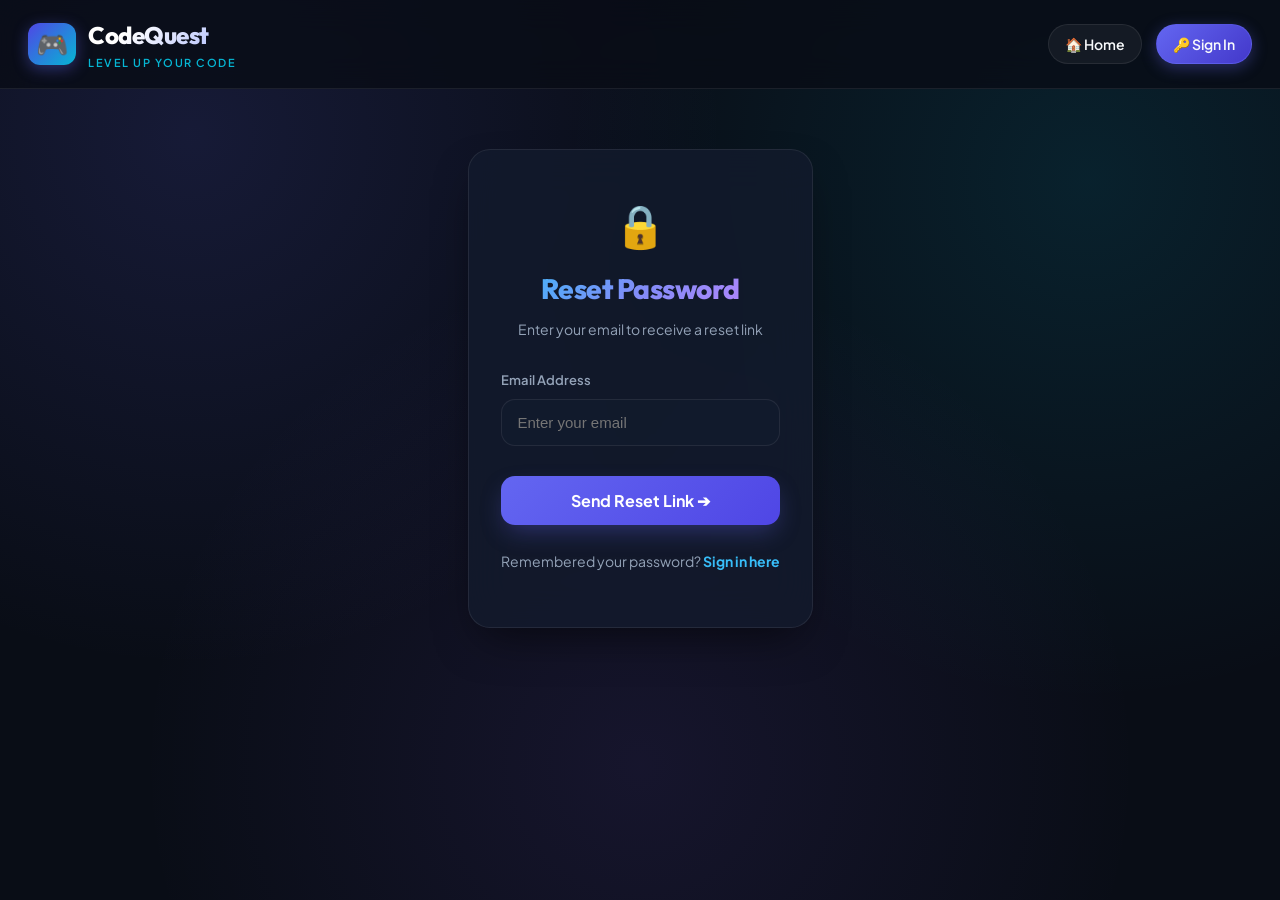
<file: templates/forgot_password.html>
<!DOCTYPE html>
<html lang="en">
<head>
    <meta charset="UTF-8">
    <meta name="viewport" content="width=device-width, initial-scale=1.0">
    <title>Forgot Password - CodeQuest</title>
    <link rel="stylesheet" href="/static/css/theme.css">
    <style>
        .auth-card {
            max-width: 440px;
            margin: 60px auto;
            background: var(--bg-card);
            border: 1px solid var(--border-glass);
            border-radius: var(--radius-lg);
            padding: 40px 32px;
            box-shadow: var(--shadow-card);
            backdrop-filter: blur(20px);
        }
        .form-group {
            margin-bottom: 20px;
            text-align: left;
        }
        .form-label {
            display: block;
            font-size: 13px;
            font-weight: 600;
            color: var(--text-secondary);
            margin-bottom: 8px;
        }
        .form-input {
            width: 100%;
            background: var(--bg-card);
            border: 1px solid var(--border-glass);
            border-radius: var(--radius-md);
            padding: 14px 16px;
            font-size: 15px;
            color: var(--text-primary);
            outline: none;
            transition: all 0.25s ease;
        }
        .form-input:focus {
            border-color: var(--primary);
            box-shadow: 0 0 0 3px var(--primary-glow);
        }
    </style>
</head>
<body>

    <nav class="app-nav">
        <a href="/" class="brand">
            <span class="brand-icon">🎮</span>
            <div>
                <h1 class="brand-title">CodeQuest</h1>
                <p class="brand-subtitle">Level Up Your Code</p>
            </div>
        </a>
        <div class="nav-actions">
            <a href="/" class="nav-pill">🏠 Home</a>
            <a href="/login" class="nav-pill nav-pill-primary">🔑 Sign In</a>
        </div>
    </nav>

    <div class="auth-card">
        <div style="text-align: center; margin-bottom: 30px;">
            <div style="font-size: 42px; margin-bottom: 10px;">🔒</div>
            <h2 class="gradient-title" style="font-size: 28px; margin-bottom: 6px;">Reset Password</h2>
            <p style="color: var(--text-secondary); font-size: 14px; margin: 0;">Enter your email to receive a reset link</p>
        </div>

        <form method="POST">
            <div class="form-group">
                <label class="form-label">Email Address</label>
                <input type="email" name="email" class="form-input" placeholder="Enter your email" required>
            </div>

            <button type="submit" class="btn-primary" style="margin-top: 10px;">
                Send Reset Link ➔
            </button>
        </form>

        <p style="text-align: center; margin-top: 25px; font-size: 14px; color: var(--text-secondary);">
            Remembered your password? <a href="/login" style="color: #38bdf8; text-decoration: none; font-weight: 700;">Sign in here</a>
        </p>
    </div>

</body>
</html>
</file>
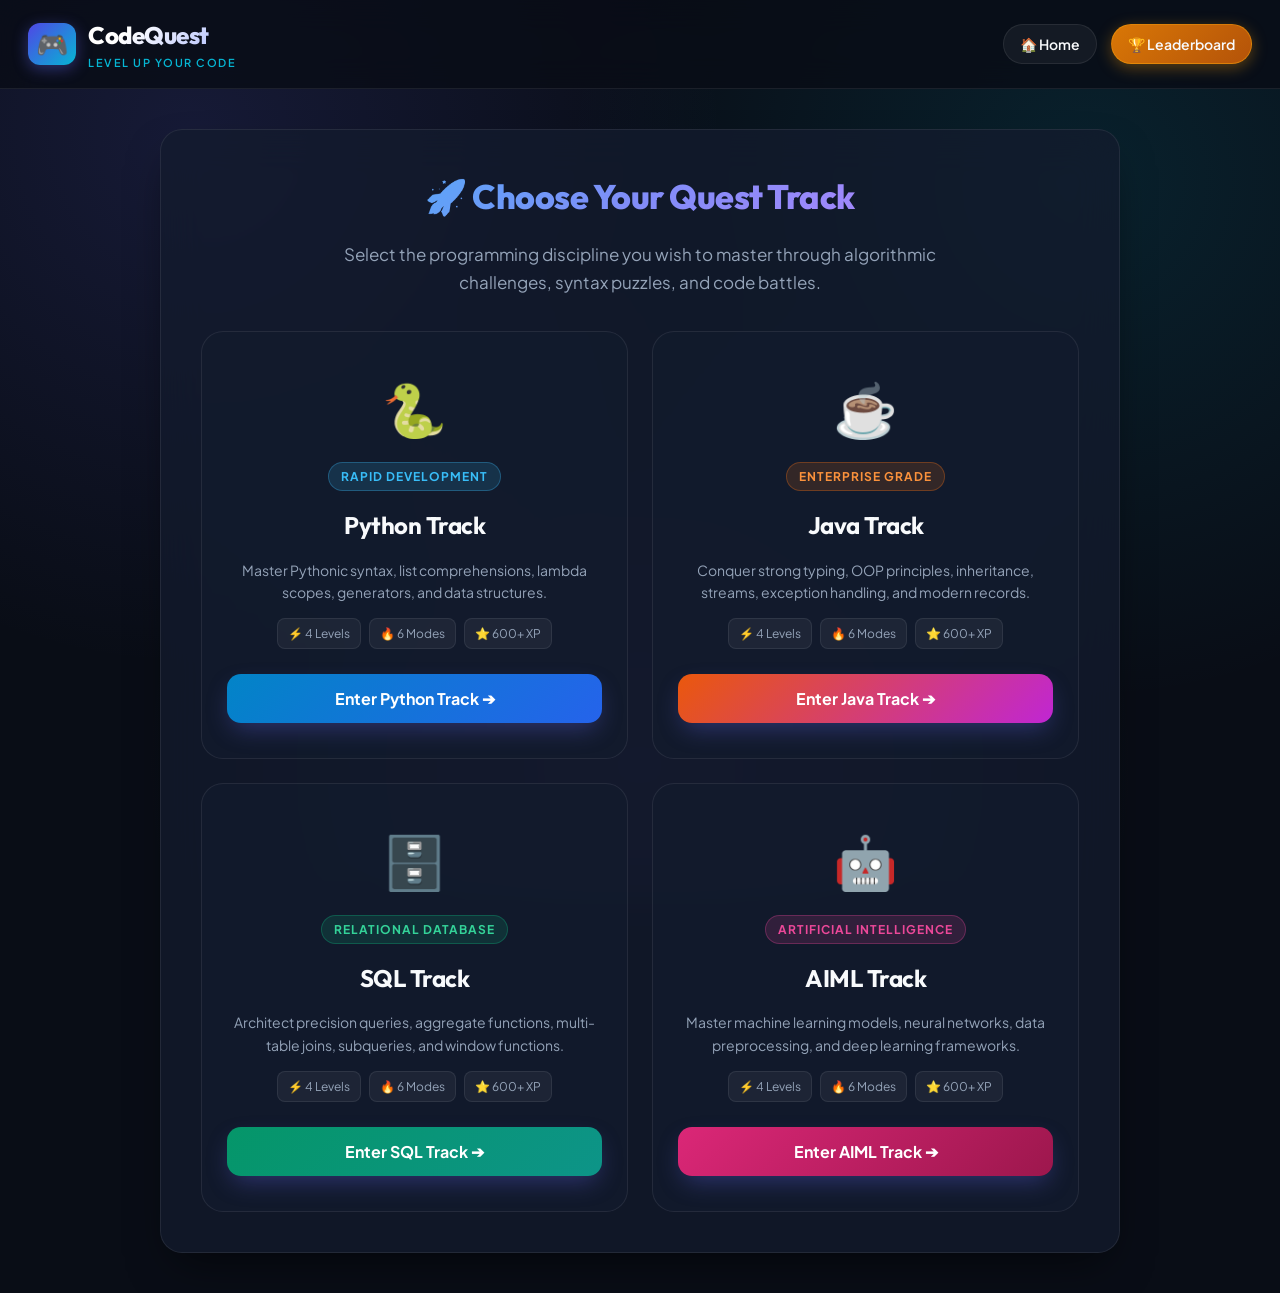
<file: templates/language.html>
<!DOCTYPE html>
<html lang="en">
<head>
    <meta charset="UTF-8">
    <meta name="viewport" content="width=device-width, initial-scale=1.0">
    <title>Select Language Track - CodeQuest</title>
    <link rel="stylesheet" href="/static/css/theme.css">
    <script src="/static/js/sound_effects.js"></script>
    <style>
        .lang-card {
            background: var(--bg-card);
            border: 1px solid var(--border-glass);
            border-radius: var(--radius-lg);
            padding: 35px 25px;
            text-align: center;
            transition: all 0.35s cubic-bezier(0.16, 1, 0.3, 1);
            position: relative;
            overflow: hidden;
            display: flex;
            flex-direction: column;
            justify-content: space-between;
        }
        .lang-card:hover {
            transform: translateY(-8px);
            background: var(--bg-card-hover);
            box-shadow: 0 20px 40px -10px rgba(99, 102, 241, 0.35);
            border-color: rgba(99, 102, 241, 0.5);
        }
        .lang-icon {
            font-size: 52px;
            margin-bottom: 12px;
            display: inline-block;
            transition: transform 0.3s ease;
        }
        .lang-card:hover .lang-icon {
            transform: scale(1.15) rotate(6deg);
        }
        .lang-tag {
            display: inline-block;
            padding: 4px 12px;
            border-radius: 20px;
            font-size: 12px;
            font-weight: 700;
            text-transform: uppercase;
            letter-spacing: 1px;
            margin-bottom: 15px;
        }
        .tag-python { background: rgba(56, 189, 248, 0.15); color: #38bdf8; border: 1px solid rgba(56, 189, 248, 0.3); }
        .tag-java { background: rgba(249, 115, 22, 0.15); color: #fb923c; border: 1px solid rgba(249, 115, 22, 0.3); }
        .tag-sql { background: rgba(16, 185, 129, 0.15); color: #34d399; border: 1px solid rgba(16, 185, 129, 0.3); }
        
        .stat-chips {
            display: flex;
            justify-content: center;
            gap: 8px;
            margin: 15px 0 25px;
            flex-wrap: wrap;
        }
        .stat-chip {
            background: rgba(255, 255, 255, 0.05);
            border: 1px solid rgba(255, 255, 255, 0.08);
            border-radius: 8px;
            padding: 5px 10px;
            font-size: 12px;
            color: var(--text-secondary);
        }
    </style>
</head>
<body>

    <nav class="app-nav">
        <a href="/" class="brand">
            <span class="brand-icon">🎮</span>
            <div>
                <h1 class="brand-title">CodeQuest</h1>
                <p class="brand-subtitle">Level Up Your Code</p>
            </div>
        </a>
        <div class="nav-actions">

            <a href="/" class="nav-pill">🏠 Home</a>
            <a href="/leaderboard" class="nav-pill nav-pill-warning">🏆 Leaderboard</a>
        </div>
    </nav>

    <div class="glass-container">
        <div style="text-align: center; margin-bottom: 35px;">
            <h2 class="gradient-title" style="font-size: 34px; margin-bottom: 8px;">🚀 Choose Your Quest Track</h2>
            <p class="subtitle">Select the programming discipline you wish to master through algorithmic challenges, syntax puzzles, and code battles.</p>
        </div>

        <div class="grid-cards" style="grid-template-columns: repeat(auto-fit, minmax(280px, 1fr));">
            
            <!-- Python -->
            <div class="lang-card">
                <div>
                    <span class="lang-icon">🐍</span>
                    <br>
                    <span class="lang-tag tag-python">Rapid Development</span>
                    <h3 style="font-size: 24px; margin-bottom: 8px;">Python Track</h3>
                    <p style="color: var(--text-secondary); font-size: 14px; margin-bottom: 12px;">
                        Master Pythonic syntax, list comprehensions, lambda scopes, generators, and data structures.
                    </p>
                    <div class="stat-chips">
                        <span class="stat-chip">⚡ 4 Levels</span>
                        <span class="stat-chip">🔥 6 Modes</span>
                        <span class="stat-chip">⭐ 600+ XP</span>
                    </div>
                </div>
                <form action="/start_game" method="POST">
                    <input type="hidden" name="language" value="Python">
                    <button type="submit" class="btn-primary" style="background: linear-gradient(135deg, #0284c7, #2563eb);">
                        Enter Python Track ➔
                    </button>
                </form>
            </div>

            <!-- Java -->
            <div class="lang-card">
                <div>
                    <span class="lang-icon">☕</span>
                    <br>
                    <span class="lang-tag tag-java">Enterprise Grade</span>
                    <h3 style="font-size: 24px; margin-bottom: 8px;">Java Track</h3>
                    <p style="color: var(--text-secondary); font-size: 14px; margin-bottom: 12px;">
                        Conquer strong typing, OOP principles, inheritance, streams, exception handling, and modern records.
                    </p>
                    <div class="stat-chips">
                        <span class="stat-chip">⚡ 4 Levels</span>
                        <span class="stat-chip">🔥 6 Modes</span>
                        <span class="stat-chip">⭐ 600+ XP</span>
                    </div>
                </div>
                <form action="/start_game" method="POST">
                    <input type="hidden" name="language" value="Java">
                    <button type="submit" class="btn-primary" style="background: linear-gradient(135deg, #ea580c, #c026d3);">
                        Enter Java Track ➔
                    </button>
                </form>
            </div>

            <!-- SQL -->
            <div class="lang-card">
                <div>
                    <span class="lang-icon">🗄️</span>
                    <br>
                    <span class="lang-tag tag-sql">Relational Database</span>
                    <h3 style="font-size: 24px; margin-bottom: 8px;">SQL Track</h3>
                    <p style="color: var(--text-secondary); font-size: 14px; margin-bottom: 12px;">
                        Architect precision queries, aggregate functions, multi-table joins, subqueries, and window functions.
                    </p>
                    <div class="stat-chips">
                        <span class="stat-chip">⚡ 4 Levels</span>
                        <span class="stat-chip">🔥 6 Modes</span>
                        <span class="stat-chip">⭐ 600+ XP</span>
                    </div>
                </div>
                <form action="/start_game" method="POST">
                    <input type="hidden" name="language" value="SQL">
                    <button type="submit" class="btn-primary" style="background: linear-gradient(135deg, #059669, #0d9488);">
                        Enter SQL Track ➔
                    </button>
                </form>
            </div>

            <!-- AIML -->
            <div class="lang-card">
                <div>
                    <span class="lang-icon">🤖</span>
                    <br>
                    <span class="lang-tag tag-aiml" style="background: rgba(236, 72, 153, 0.15); color: #ec4899; border: 1px solid rgba(236, 72, 153, 0.3);">Artificial Intelligence</span>
                    <h3 style="font-size: 24px; margin-bottom: 8px;">AIML Track</h3>
                    <p style="color: var(--text-secondary); font-size: 14px; margin-bottom: 12px;">
                        Master machine learning models, neural networks, data preprocessing, and deep learning frameworks.
                    </p>
                    <div class="stat-chips">
                        <span class="stat-chip">⚡ 4 Levels</span>
                        <span class="stat-chip">🔥 6 Modes</span>
                        <span class="stat-chip">⭐ 600+ XP</span>
                    </div>
                </div>
                <form action="/start_game" method="POST">
                    <input type="hidden" name="language" value="AIML">
                    <button type="submit" class="btn-primary" style="background: linear-gradient(135deg, #db2777, #9d174d);">
                        Enter AIML Track ➔
                    </button>
                </form>
            </div>

        </div>

    </div>

</body>
</html>
</file>
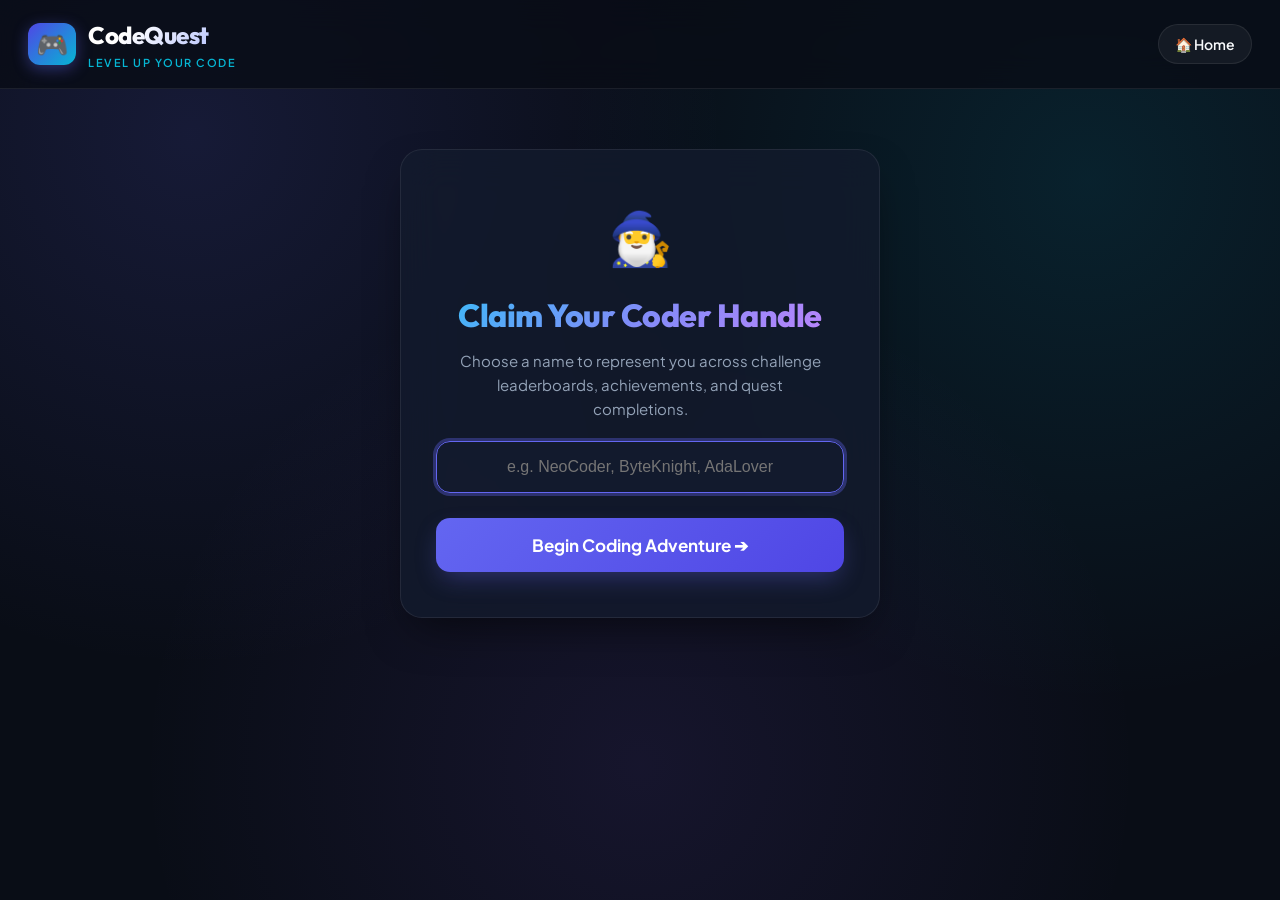
<file: templates/player_setup.html>
<!DOCTYPE html>
<html lang="en">
<head>
    <meta charset="UTF-8">
    <meta name="viewport" content="width=device-width, initial-scale=1.0">
    <title>Hero Setup - CodeQuest</title>
    <link rel="stylesheet" href="/static/css/theme.css">
    <script src="/static/js/sound_effects.js"></script>
    <style>
        .setup-card {
            max-width: 480px;
            margin: 60px auto;
            background: var(--bg-card);
            border: 1px solid var(--border-glass);
            border-radius: var(--radius-lg);
            padding: 45px 35px;
            box-shadow: var(--shadow-card);
            backdrop-filter: blur(20px);
            text-align: center;
        }
        .setup-input {
            width: 100%;
            background: var(--bg-card);
            border: 1px solid var(--border-glass);
            border-radius: var(--radius-md);
            padding: 16px 20px;
            font-size: 16px;
            color: var(--text-primary);
            margin: 20px 0 25px;
            outline: none;
            transition: all 0.25s ease;
            text-align: center;
        }
        .setup-input:focus {
            border-color: var(--primary);
            box-shadow: 0 0 0 3px var(--primary-glow);
        }
    </style>
</head>
<body>

    <nav class="app-nav">
        <a href="/" class="brand">
            <span class="brand-icon">🎮</span>
            <div>
                <h1 class="brand-title">CodeQuest</h1>
                <p class="brand-subtitle">Level Up Your Code</p>
            </div>
        </a>
        <div class="nav-actions">

            <a href="/" class="nav-pill">🏠 Home</a>
        </div>
    </nav>

    <div class="setup-card">
        <div style="font-size: 52px; margin-bottom: 12px;">🧙‍♂️</div>
        <h2 class="gradient-title" style="font-size: 32px; margin-bottom: 8px;">Claim Your Coder Handle</h2>
        <p style="color: var(--text-secondary); font-size: 15px; margin: 0 auto; max-width: 380px;">
            Choose a name to represent you across challenge leaderboards, achievements, and quest completions.
        </p>

        <form action="/language" method="POST">
            <input type="text" name="player_name" class="setup-input" placeholder="e.g. NeoCoder, ByteKnight, AdaLover" required autofocus autocomplete="off">
            <button type="submit" class="btn-primary" style="padding: 16px 32px; font-size: 17px;">
                Begin Coding Adventure ➔
            </button>
        </form>
    </div>

</body>
</html>
</file>
<file: static/css/theme.css>
@import url('https://fonts.googleapis.com/css2?family=Outfit:wght@300;400;500;600;700;800;900&family=Plus+Jakarta+Sans:wght@400;500;600;700&family=JetBrains+Mono:wght@400;500;600;700&display=swap');

:root {
    --bg-dark: #090d16;
    --bg-surface: #0f172a;
    --bg-card: rgba(19, 27, 46, 0.75);
    --bg-card-hover: rgba(30, 41, 69, 0.85);
    --border-glass: rgba(255, 255, 255, 0.08);
    --border-glow: rgba(99, 102, 241, 0.4);
    
    --primary: #6366f1;
    --primary-glow: rgba(99, 102, 241, 0.35);
    --accent: #06b6d4;
    --accent-glow: rgba(6, 182, 212, 0.35);
    --purple: #8b5cf6;
    --success: #10b981;
    --success-glow: rgba(16, 185, 129, 0.4);
    --danger: #ef4444;
    --warning: #f59e0b;
    --warning-glow: rgba(245, 158, 11, 0.35);

    --text-primary: #f8fafc;
    --text-secondary: #94a3b8;
    --text-muted: #64748b;
    
    --font-heading: 'Outfit', sans-serif;
    --font-body: 'Plus Jakarta Sans', sans-serif;
    --font-code: 'JetBrains Mono', monospace;

    --radius-sm: 8px;
    --radius-md: 14px;
    --radius-lg: 22px;
    --radius-full: 9999px;
    
    --shadow-card: 0 20px 45px -15px rgba(0, 0, 0, 0.6);
    --shadow-glow: 0 0 35px -5px var(--primary-glow);
}

*, *::before, *::after {
    box-sizing: border-box;
}

body {
    margin: 0;
    padding: 0;
    font-family: var(--font-body);
    background-color: var(--bg-dark);
    background-image: 
        radial-gradient(circle at 15% 15%, rgba(99, 102, 241, 0.15) 0%, transparent 40%),
        radial-gradient(circle at 85% 20%, rgba(6, 182, 212, 0.12) 0%, transparent 40%),
        radial-gradient(circle at 50% 85%, rgba(139, 92, 246, 0.1) 0%, transparent 50%);
    background-attachment: fixed;
    color: var(--text-primary);
    min-height: 100vh;
    display: flex;
    flex-direction: column;
    overflow-x: hidden;
    line-height: 1.6;
}

/* Scrollbar */
::-webkit-scrollbar {
    width: 8px;
}
::-webkit-scrollbar-track {
    background: var(--bg-dark);
}
::-webkit-scrollbar-thumb {
    background: #334155;
    border-radius: var(--radius-full);
}
::-webkit-scrollbar-thumb:hover {
    background: #475569;
}

/* Global Top Navigation */
.app-nav {
    position: sticky;
    top: 0;
    z-index: 100;
    background: rgba(9, 13, 22, 0.82);
    backdrop-filter: blur(16px);
    -webkit-backdrop-filter: blur(16px);
    border-bottom: 1px solid var(--border-glass);
    padding: 16px 28px;
    display: flex;
    justify-content: space-between;
    align-items: center;
    transition: all 0.3s ease;
}

.brand {
    display: flex;
    align-items: center;
    gap: 12px;
    text-decoration: none;
    color: var(--text-primary);
}

.brand-icon {
    font-size: 26px;
    background: linear-gradient(135deg, #4f46e5, #06b6d4);
    padding: 8px;
    border-radius: 12px;
    box-shadow: 0 4px 15px rgba(99, 102, 241, 0.4);
    display: inline-flex;
    align-items: center;
    justify-content: center;
    line-height: 1;
}

.brand-title {
    font-family: var(--font-heading);
    font-size: 24px;
    font-weight: 800;
    letter-spacing: -0.5px;
    background: linear-gradient(135deg, #ffffff 30%, #a5b4fc 100%);
    -webkit-background-clip: text;
    -webkit-text-fill-color: transparent;
    margin: 0;
}

.brand-subtitle {
    font-size: 11px;
    font-weight: 600;
    letter-spacing: 1.5px;
    text-transform: uppercase;
    color: var(--accent);
    margin: 0;
}

.nav-actions {
    display: flex;
    align-items: center;
    gap: 14px;
    flex-wrap: wrap;
}

.nav-pill {
    display: inline-flex;
    align-items: center;
    gap: 8px;
    background: rgba(255, 255, 255, 0.05);
    border: 1px solid var(--border-glass);
    padding: 8px 16px;
    border-radius: var(--radius-full);
    color: var(--text-primary);
    text-decoration: none;
    font-size: 14px;
    font-weight: 600;
    transition: all 0.2s ease;
}

.nav-pill:hover {
    background: rgba(255, 255, 255, 0.1);
    border-color: rgba(255, 255, 255, 0.2);
    transform: translateY(-2px);
}

.nav-pill-primary {
    background: linear-gradient(135deg, var(--primary), #4338ca);
    border-color: rgba(99, 102, 241, 0.5);
    box-shadow: 0 4px 15px var(--primary-glow);
}

.nav-pill-warning {
    background: linear-gradient(135deg, #d97706, #b45309);
    border-color: rgba(245, 158, 11, 0.5);
    box-shadow: 0 4px 15px var(--warning-glow);
}

/* Sound Button in Navbar */
.sound-toggle-btn {
    background: rgba(16, 185, 129, 0.15);
    border: 1px solid rgba(16, 185, 129, 0.4);
    color: #34d399;
    cursor: pointer;
    font-family: var(--font-body);
    font-size: 13px;
    font-weight: 700;
    padding: 8px 15px;
    border-radius: var(--radius-full);
    display: inline-flex;
    align-items: center;
    gap: 7px;
    transition: all 0.2s ease;
}

.sound-toggle-btn:hover {
    background: rgba(16, 185, 129, 0.25);
    transform: scale(1.04);
    box-shadow: 0 0 15px rgba(16, 185, 129, 0.35);
}

.sound-toggle-btn.muted {
    background: rgba(239, 68, 68, 0.15);
    border-color: rgba(239, 68, 68, 0.4);
    color: #f87171;
}

/* Glass Container Cards */
.glass-container {
    max-width: 960px;
    margin: 40px auto;
    width: 92%;
    background: var(--bg-card);
    backdrop-filter: blur(20px);
    -webkit-backdrop-filter: blur(20px);
    border: 1px solid var(--border-glass);
    border-radius: var(--radius-lg);
    padding: 40px;
    box-shadow: var(--shadow-card);
    animation: fadeIn 0.45s cubic-bezier(0.16, 1, 0.3, 1);
}

.glass-container-hero {
    max-width: 1040px;
}

/* Typography Helpers */
h1, h2, h3, h4, h5 {
    font-family: var(--font-heading);
    letter-spacing: -0.5px;
    margin-top: 0;
}

.gradient-title {
    background: linear-gradient(135deg, #38bdf8 0%, #818cf8 50%, #c084fc 100%);
    -webkit-background-clip: text;
    -webkit-text-fill-color: transparent;
    font-weight: 800;
}

.subtitle {
    color: var(--text-secondary);
    font-size: 17px;
    margin-bottom: 25px;
    max-width: 680px;
    margin-left: auto;
    margin-right: auto;
}

/* Cyber Cards Grid */
.grid-cards {
    display: grid;
    grid-template-columns: repeat(auto-fit, minmax(260px, 1fr));
    gap: 24px;
    margin-top: 35px;
}

.cyber-card {
    background: rgba(15, 23, 42, 0.6);
    border: 1px solid var(--border-glass);
    border-radius: var(--radius-md);
    padding: 30px 24px;
    text-align: center;
    transition: all 0.3s cubic-bezier(0.16, 1, 0.3, 1);
    position: relative;
    overflow: hidden;
    display: flex;
    flex-direction: column;
    justify-content: space-between;
}

.cyber-card::before {
    content: '';
    position: absolute;
    top: 0;
    left: 0;
    right: 0;
    height: 3px;
    background: linear-gradient(90deg, transparent, var(--primary), transparent);
    opacity: 0;
    transition: opacity 0.3s ease;
}

.cyber-card:hover {
    transform: translateY(-8px);
    background: var(--bg-card-hover);
    border-color: var(--border-glow);
    box-shadow: 0 16px 36px -10px var(--primary-glow);
}

.cyber-card:hover::before {
    opacity: 1;
}

.card-icon {
    font-size: 48px;
    margin-bottom: 16px;
    display: inline-block;
    transition: transform 0.3s ease;
}

.cyber-card:hover .card-icon {
    transform: scale(1.15) rotate(5deg);
}

/* Action Buttons */
.btn-primary {
    background: linear-gradient(135deg, var(--primary), #4f46e5);
    color: white;
    font-family: var(--font-body);
    font-weight: 700;
    font-size: 16px;
    padding: 14px 28px;
    border-radius: var(--radius-md);
    border: none;
    cursor: pointer;
    box-shadow: 0 10px 25px -5px var(--primary-glow);
    transition: all 0.25s ease;
    text-decoration: none;
    display: inline-flex;
    align-items: center;
    justify-content: center;
    gap: 10px;
    width: 100%;
}

.btn-primary:hover {
    transform: translateY(-2px);
    box-shadow: 0 16px 30px -8px var(--primary-glow);
    filter: brightness(1.1);
}

.btn-secondary {
    background: rgba(255, 255, 255, 0.08);
    border: 1px solid var(--border-glass);
    color: var(--text-primary);
    font-family: var(--font-body);
    font-weight: 600;
    font-size: 15px;
    padding: 12px 24px;
    border-radius: var(--radius-md);
    cursor: pointer;
    transition: all 0.2s ease;
    text-decoration: none;
    display: inline-flex;
    align-items: center;
    justify-content: center;
    gap: 8px;
}

.btn-secondary:hover {
    background: rgba(255, 255, 255, 0.15);
    transform: translateY(-2px);
}

/* Animated Confetti Canvas */
#confettiCanvas {
    position: fixed;
    top: 0;
    left: 0;
    width: 100vw;
    height: 100vh;
    pointer-events: none;
    z-index: 9999;
}

/* Keyframe animations */
@keyframes fadeIn {
    from { opacity: 0; transform: translateY(18px); }
    to { opacity: 1; transform: translateY(0); }
}

@keyframes pulseGlow {
    0%, 100% { box-shadow: 0 0 20px var(--primary-glow); }
    50% { box-shadow: 0 0 40px var(--primary-glow); }
}

@keyframes victoryFloat {
    0% { transform: scale(0.9) translateY(20px); opacity: 0; }
    50% { transform: scale(1.04) translateY(-4px); }
    100% { transform: scale(1) translateY(0); opacity: 1; }
}

/* Responsive */
@media (max-width: 768px) {
    .glass-container {
        padding: 24px 18px;
        margin: 20px auto;
    }
    .app-nav {
        padding: 16px;
        flex-direction: column;
        gap: 16px;
        align-items: center;
        text-align: center;
    }
    .nav-actions {
        justify-content: center;
        width: 100%;
        gap: 8px;
    }
    .nav-pill {
        padding: 6px 12px;
        font-size: 13px;
    }
    .grid-cards {
        grid-template-columns: 1fr;
    }
}
</file>
